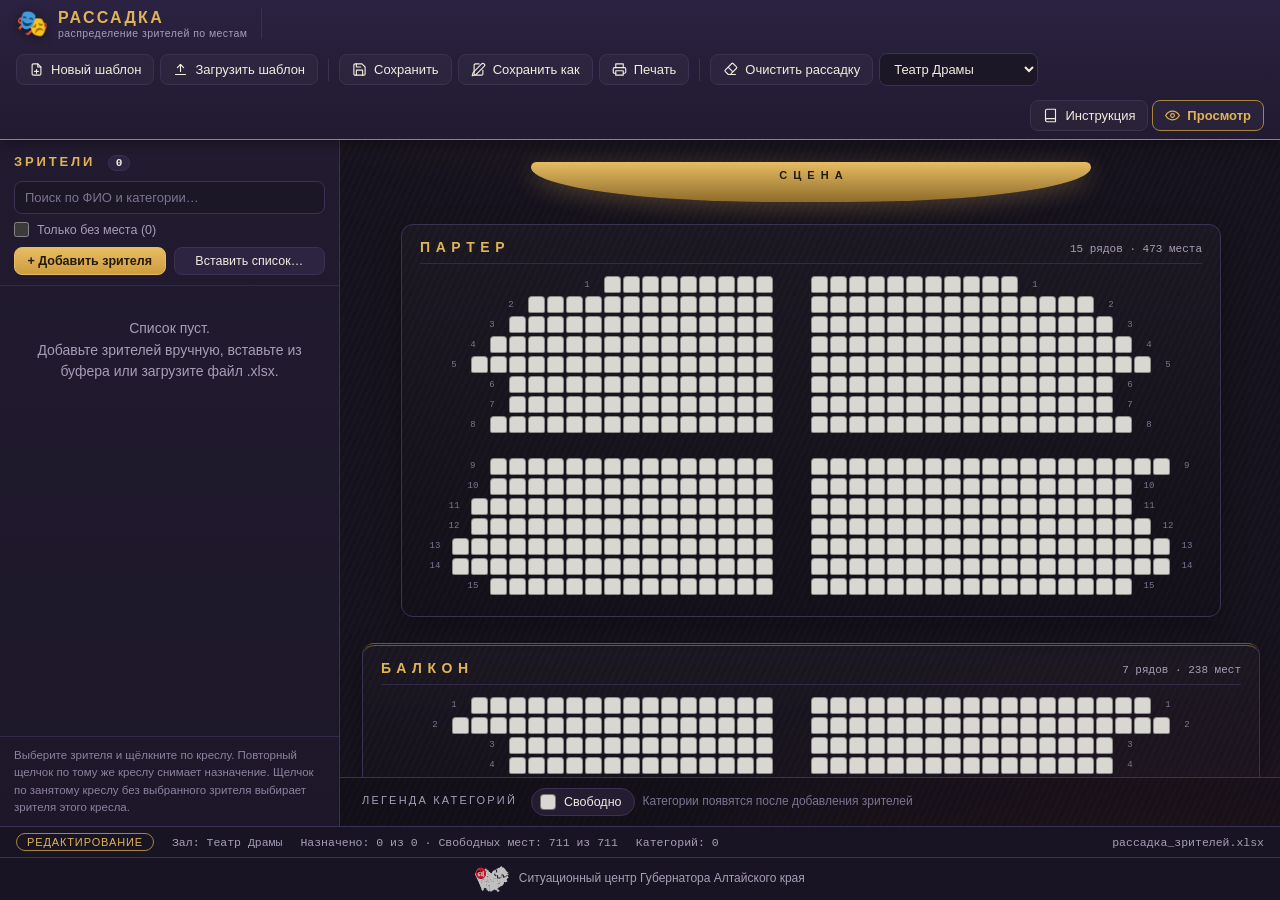
<file: index.html>
<!DOCTYPE html>
<html lang="ru">
<head>
<meta charset="utf-8">
<meta name="viewport" content="width=device-width, initial-scale=1">
<meta name="color-scheme" content="dark">
<link rel="icon" href="data:image/svg+xml,<svg xmlns=%22http://www.w3.org/2000/svg%22 viewBox=%220 0 100 100%22><text y=%22.9em%22 font-size=%2290%22>🎭</text></svg>">
<title>Рассадка зрителей</title>
<link rel="stylesheet" href="style.css">
</head>
<body class="mode-edit">

<!-- ================= Сервисное меню ================= -->
<header id="toolbar">
  <div class="brand">
    <span class="brand-mark">🎭</span>
    <div class="brand-text">
      <strong>Рассадка</strong>
      <small>распределение зрителей по местам</small>
    </div>
  </div>

  <nav class="tb-group">
    <button type="button" id="btnNew" class="tb" title="Очистить список зрителей и все назначенные места">
      <svg viewBox="0 0 24 24"><path d="M14 3H7a2 2 0 0 0-2 2v14a2 2 0 0 0 2 2h10a2 2 0 0 0 2-2V8l-5-5z"/><path d="M14 3v5h5"/><path d="M12 12v6M9 15h6"/></svg>
      <span>Новый шаблон</span>
    </button>

    <button type="button" id="btnLoad" class="tb" title="Загрузить список зрителей из файла .xlsx (заменяет текущий список)">
      <svg viewBox="0 0 24 24"><path d="M12 15V4"/><path d="M7 9l5-5 5 5"/><path d="M4 20h16"/></svg>
      <span>Загрузить шаблон</span>
    </button>

    <span class="tb-sep"></span>

    <button type="button" id="btnSave" class="tb" title="Сохранить в открытый файл или скачать .xlsx">
      <svg viewBox="0 0 24 24"><path d="M19 21H5a2 2 0 0 1-2-2V5a2 2 0 0 1 2-2h11l5 5v11a2 2 0 0 1-2 2z"/><path d="M17 21v-8H7v8"/><path d="M7 3v5h7"/></svg>
      <span>Сохранить</span>
    </button>

    <button type="button" id="btnSaveAs" class="tb" title="Сохранить в новый файл .xlsx">
      <svg viewBox="0 0 24 24"><path d="M13 3H7a2 2 0 0 0-2 2v14a2 2 0 0 0 2 2h10a2 2 0 0 0 2-2v-6"/><path d="M17 3a2.8 2.8 0 1 1 4 4L7.5 20.5 2 22l1.5-5.5z"/></svg>
      <span>Сохранить как</span>
    </button>

    <button type="button" id="btnPrint" class="tb" title="Печать плана зала и легенды (A3, альбомная)">
      <svg viewBox="0 0 24 24"><path d="M6 9V3h12v6"/><path d="M6 18H4a2 2 0 0 1-2-2v-5a2 2 0 0 1 2-2h16a2 2 0 0 1 2 2v5a2 2 0 0 1-2 2h-2"/><path d="M6 14h12v7H6z"/></svg>
      <span>Печать</span>
    </button>

    <span class="tb-sep"></span>

    <button type="button" id="btnClearSeats" class="tb" title="Освободить все места, сохранив список зрителей">
      <svg viewBox="0 0 24 24"><path d="M20 20H8.5l-5-5a1.5 1.5 0 0 1 0-2.1L14 2.4a1.5 1.5 0 0 1 2.1 0l5.5 5.5a1.5 1.5 0 0 1 0 2.1L13 18.6"/><path d="M8.5 8.5l7 7"/></svg>
      <span>Очистить рассадку</span>
    </button>

    <select id="hallSelect" class="hall-select" title="Выбор зала"></select>
  </nav>

  <div class="tb-right">
    <button type="button" id="btnHelp" class="tb" title="Открыть инструкцию">
      <svg viewBox="0 0 24 24"><path d="M4 19.5A2.5 2.5 0 0 1 6.5 17H20"/><path d="M6.5 2H20v20H6.5A2.5 2.5 0 0 1 4 19.5v-15A2.5 2.5 0 0 1 6.5 2z"/></svg>
      <span>Инструкция</span>
    </button>
    <button type="button" id="btnMode" class="tb mode-btn" title="Переключить режим">
      <svg class="ic-pen" viewBox="0 0 24 24"><path d="M12 20h9"/><path d="M16.5 3.5a2.1 2.1 0 0 1 3 3L7 19l-4 1 1-4z"/></svg>
      <svg class="ic-eye" viewBox="0 0 24 24"><path d="M1 12s4-7 11-7 11 7 11 7-4 7-11 7S1 12 1 12z"/><circle cx="12" cy="12" r="3"/></svg>
      <span id="modeLabel">Просмотр</span>
    </button>
  </div>
</header>

<!-- ================= Основная область ================= -->
<div id="app">

  <!-- Левая панель: список зрителей (только в режиме редактирования) -->
  <aside id="sidebar">
    <div class="side-head">
      <h2>Зрители <span id="listCount" class="count-badge">0</span></h2>
      <input id="search" type="search" placeholder="Поиск по ФИО и категории…" autocomplete="off">
      <label class="filter-unassigned">
        <input type="checkbox" id="onlyUnassigned">
        <span>Только без места (<span id="unassignedCount">0</span>)</span>
      </label>
      <div class="side-actions">
        <button type="button" id="btnAdd" class="btn primary small">+ Добавить зрителя</button>
        <button type="button" id="btnPaste" class="btn small" title="Вставить несколько зрителей построчно из буфера или текста">Вставить список…</button>
      </div>
    </div>
    <ul id="specList"></ul>
    <div class="side-hint">
      Выберите зрителя и щёлкните по креслу. Повторный щелчок по тому же креслу снимает назначение.
      Щелчок по занятому креслу без выбранного зрителя выбирает зрителя этого кресла.
    </div>
  </aside>

  <!-- Центр: план зала -->
  <main id="planWrap">
    <div id="printHead">
      <strong>План рассадки зрителей</strong>
      <span id="printDate"></span>
    </div>

    <div id="planScroll">
      <div id="plan" style="--seat:18px"></div>
    </div>

    <div id="legend">
      <span class="legend-title">Легенда категорий</span>
      <div id="legendChips"></div>
    </div>
  </main>
</div>

<!-- ================= Статус-бар ================= -->
<footer id="statusbar">
  <span id="stMode" class="st-chip">Редактирование</span>
  <span id="stHall" class="mono"></span>
  <span id="stAssigned" class="mono"></span>
  <span id="stCats" class="mono"></span>
  <span class="st-spacer"></span>
  <span id="stFile" class="mono"></span>
</footer>
<footer id="creditFooter">
  <img src="logo.png" alt="Логотип Ситуационного центра" class="credit-logo">
  <span class="credit-text">Ситуационный центр Губернатора Алтайского края</span>
</footer>
<!-- Плавающая подсказка и уведомления -->
<div id="tooltip" role="tooltip"></div>
<div id="toasts" aria-live="polite"></div>

<!-- Скрытый ввод файла -->
<input type="file" id="fileInput" accept=".xlsx,.xls" hidden>

<!-- Библиотека SheetJS (локально) и логика приложения -->
<script src="vendor/xlsx.full.min.js"></script>
<script src="app.js"></script>
</body>
</html>
</file>
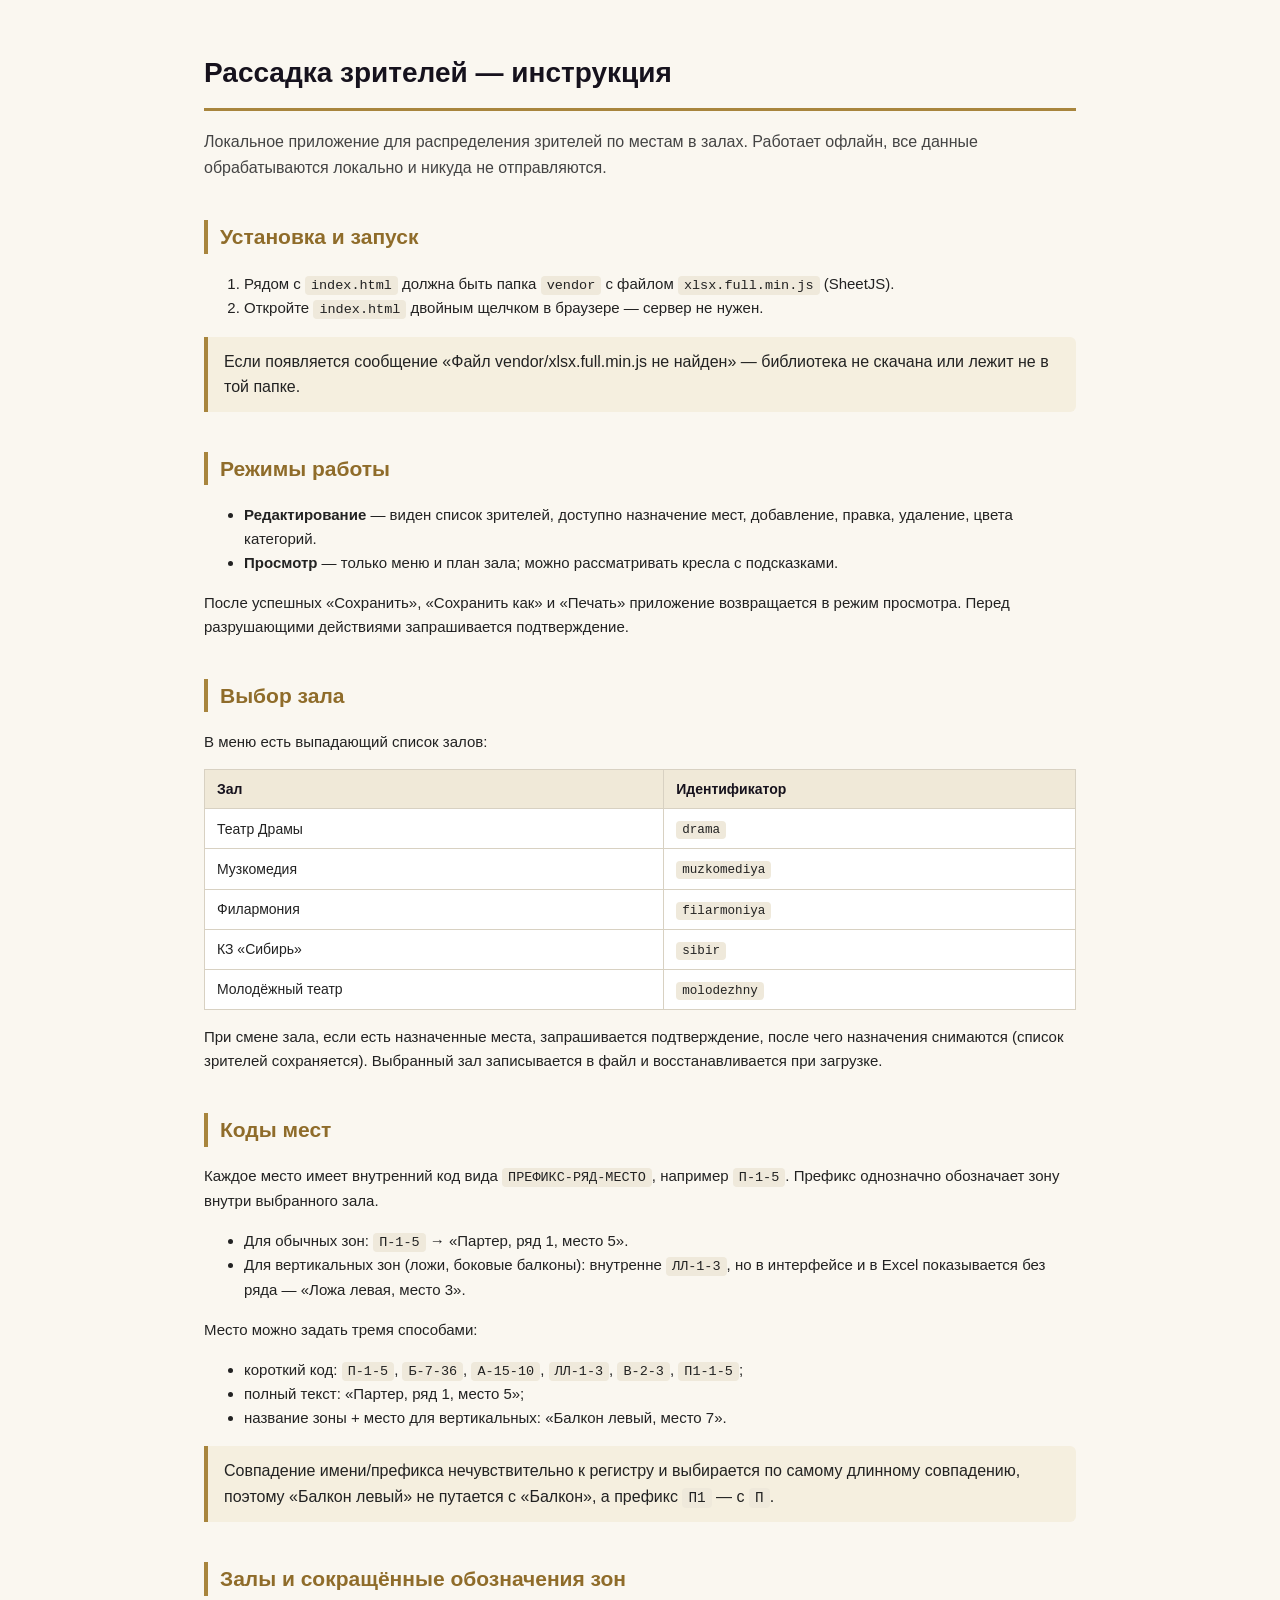
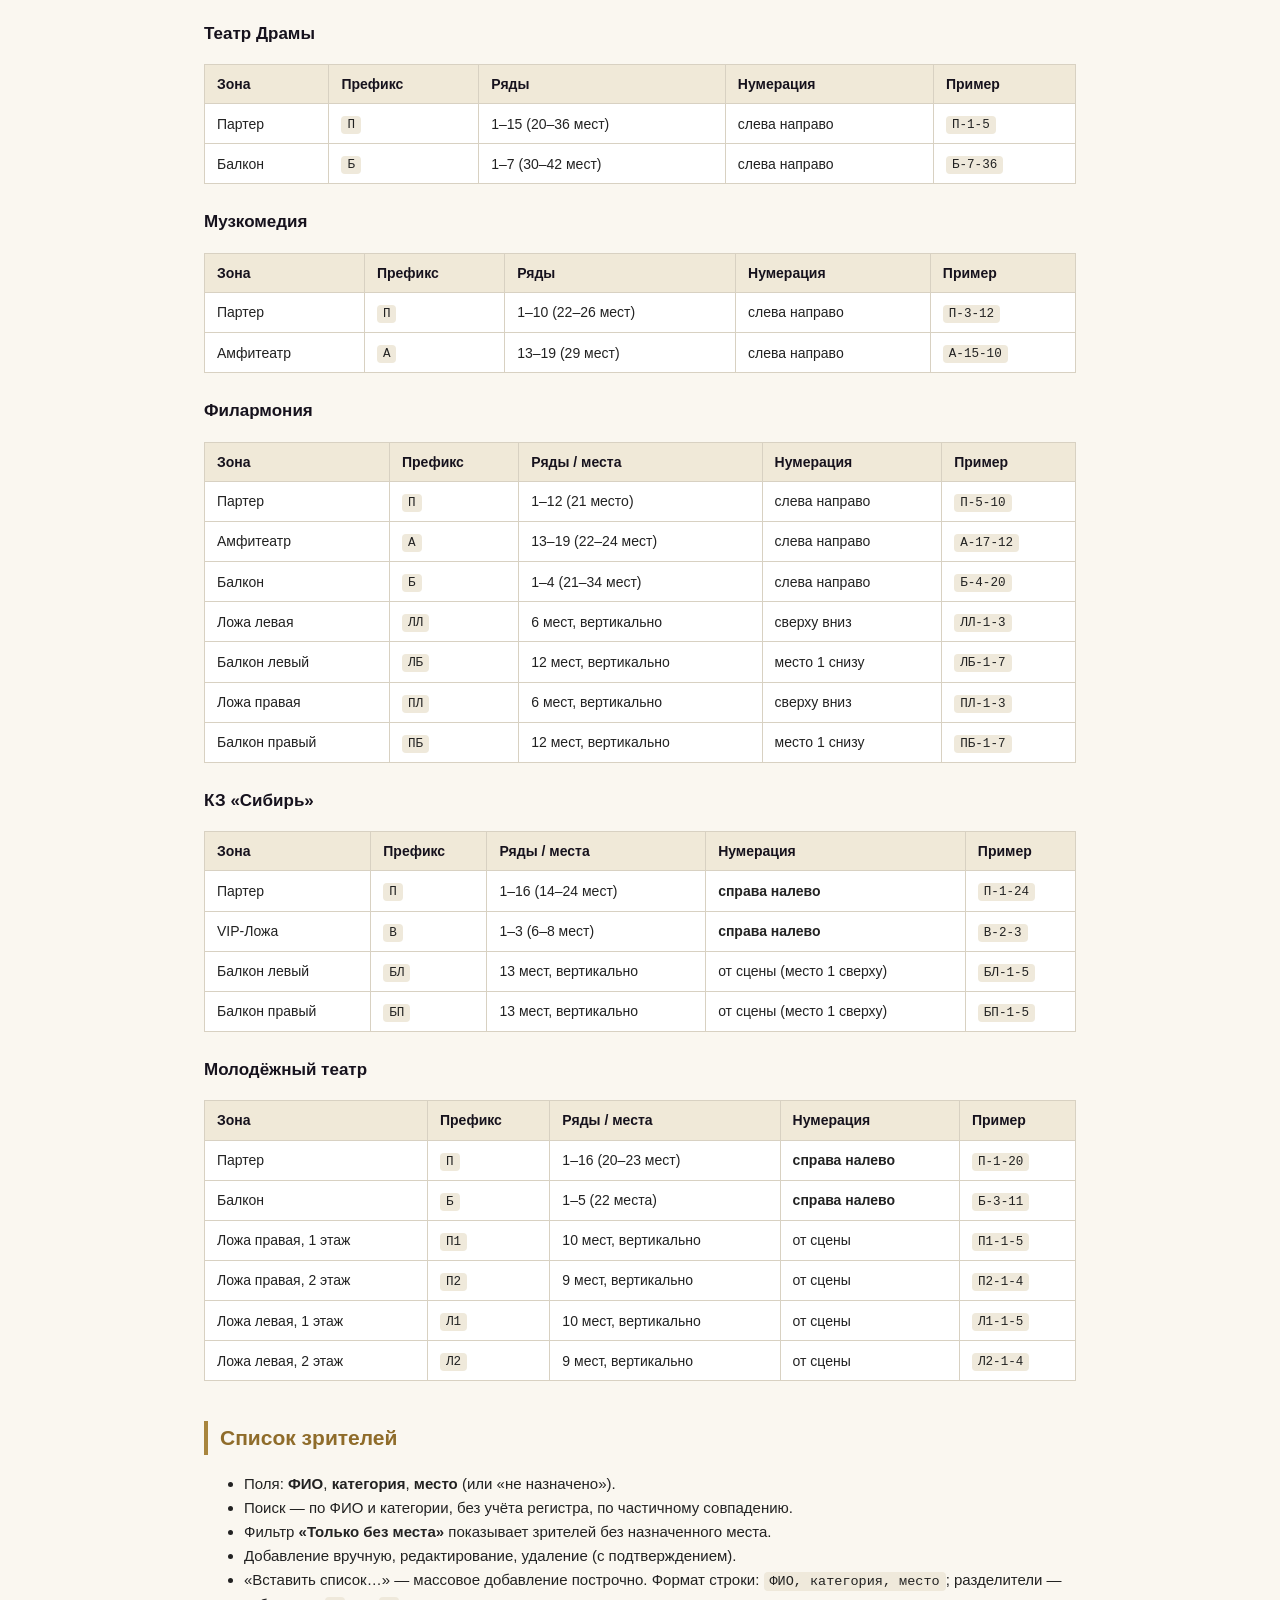
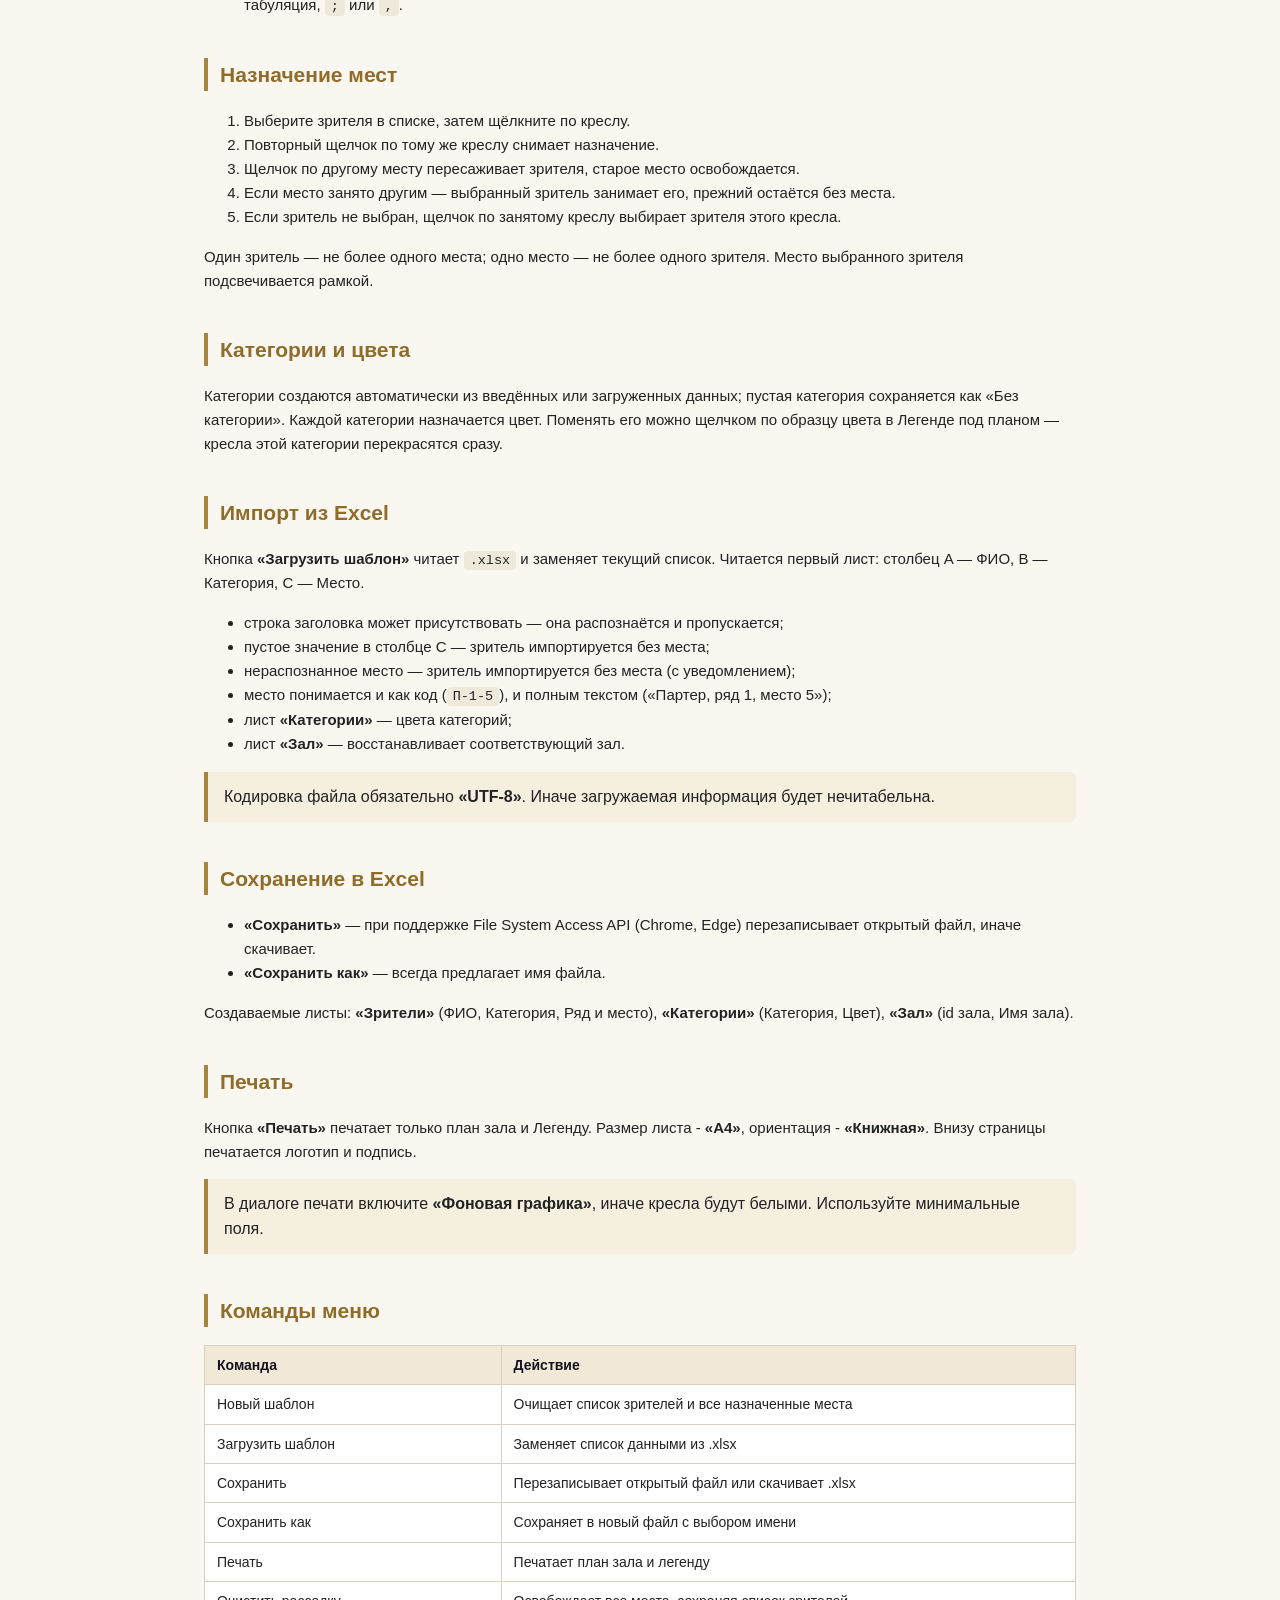
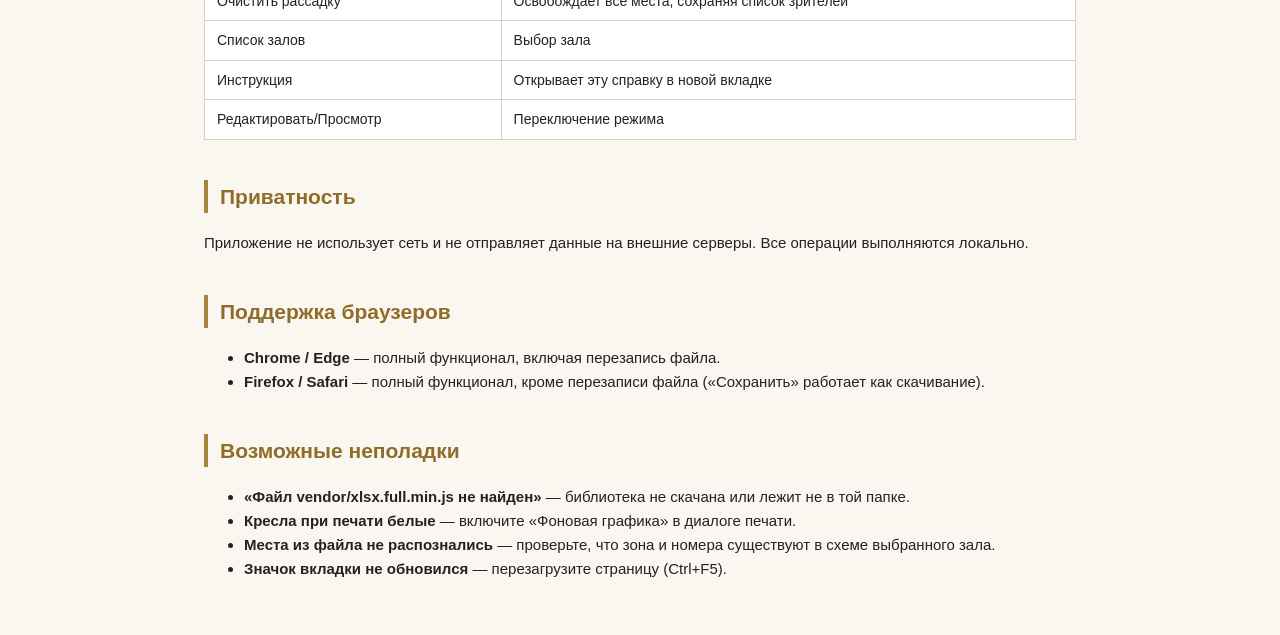
<file: help.html>
<!DOCTYPE html>
<html lang="ru">
<head>
<meta charset="utf-8">
<meta name="viewport" content="width=device-width, initial-scale=1">
<title>Инструкция — Рассадка зрителей</title>
<style>
  :root { --gold:#a8853d; --ink:#16121d; --accent:#8f6c2a; }
  * { box-sizing: border-box; }
  body {
    font-family: "Segoe UI", "PT Sans", "Helvetica Neue", Arial, sans-serif;
    color:#222; background:#faf7f0; line-height:1.6; margin:0;
  }
  .container { max-width: 920px; margin:0 auto; padding:32px 24px 64px; }
  h1 { color:var(--ink); border-bottom:3px solid var(--gold); padding-bottom:12px; font-size:28px; }
  h2 { color:var(--accent); margin-top:40px; border-left:4px solid var(--gold); padding-left:12px; font-size:21px; }
  h3 { color:var(--ink); margin-top:24px; font-size:17px; }
  p, li { font-size:15px; }
  table { border-collapse:collapse; width:100%; margin:14px 0; background:#fff; }
  th, td { border:1px solid #d8d1c2; padding:8px 12px; text-align:left; font-size:14px; }
  th { background:#f0e9d8; color:var(--ink); }
  code { background:#efe9db; padding:2px 6px; border-radius:4px; font-family:Consolas,Menlo,monospace; font-size:0.9em; }
  pre { background:#f2ecdd; border:1px solid #ddd4c0; border-radius:8px; padding:12px 14px; overflow:auto; font-size:13px; }
  .hint { background:#f5efdf; border-left:4px solid var(--gold); padding:12px 16px; margin:14px 0; border-radius:0 6px 6px 0; }
  .lead { font-size:16px; color:#444; }
  a { color:var(--accent); }
</style>
</head>
<body>
<div class="container">

  <h1>Рассадка зрителей — инструкция</h1>
  <p class="lead">Локальное приложение для распределения зрителей по местам в залах.
  Работает офлайн, все данные обрабатываются локально и никуда не отправляются.</p>

  <h2>Установка и запуск</h2>
  <ol>
    <li>Рядом с <code>index.html</code> должна быть папка <code>vendor</code> с файлом
        <code>xlsx.full.min.js</code> (SheetJS).</li>
    <li>Откройте <code>index.html</code> двойным щелчком в браузере — сервер не нужен.</li>
  </ol>
  <div class="hint">Если появляется сообщение «Файл vendor/xlsx.full.min.js не найден» —
  библиотека не скачана или лежит не в той папке.</div>

  <h2>Режимы работы</h2>
  <ul>
    <li><b>Редактирование</b> — виден список зрителей, доступно назначение мест, добавление, правка, удаление, цвета категорий.</li>
    <li><b>Просмотр</b> — только меню и план зала; можно рассматривать кресла с подсказками.</li>
  </ul>
  <p>После успешных «Сохранить», «Сохранить как» и «Печать» приложение возвращается в режим просмотра.
  Перед разрушающими действиями запрашивается подтверждение.</p>

  <h2>Выбор зала</h2>
  <p>В меню есть выпадающий список залов:</p>
  <table>
    <tr><th>Зал</th><th>Идентификатор</th></tr>
    <tr><td>Театр Драмы</td><td><code>drama</code></td></tr>
    <tr><td>Музкомедия</td><td><code>muzkomediya</code></td></tr>
    <tr><td>Филармония</td><td><code>filarmoniya</code></td></tr>
    <tr><td>КЗ «Сибирь»</td><td><code>sibir</code></td></tr>
    <tr><td>Молодёжный театр</td><td><code>molodezhny</code></td></tr>
  </table>
  <p>При смене зала, если есть назначенные места, запрашивается подтверждение, после чего назначения снимаются
  (список зрителей сохраняется). Выбранный зал записывается в файл и восстанавливается при загрузке.</p>

  <h2>Коды мест</h2>
  <p>Каждое место имеет внутренний код вида <code>ПРЕФИКС-РЯД-МЕСТО</code>, например <code>П-1-5</code>.
  Префикс однозначно обозначает зону внутри выбранного зала.</p>
  <ul>
    <li>Для обычных зон: <code>П-1-5</code> → «Партер, ряд 1, место 5».</li>
    <li>Для вертикальных зон (ложи, боковые балконы): внутренне <code>ЛЛ-1-3</code>,
        но в интерфейсе и в Excel показывается без ряда — «Ложа левая, место 3».</li>
  </ul>
  <p>Место можно задать тремя способами:</p>
  <ul>
    <li>короткий код: <code>П-1-5</code>, <code>Б-7-36</code>, <code>А-15-10</code>, <code>ЛЛ-1-3</code>, <code>В-2-3</code>, <code>П1-1-5</code>;</li>
    <li>полный текст: «Партер, ряд 1, место 5»;</li>
    <li>название зоны + место для вертикальных: «Балкон левый, место 7».</li>
  </ul>
  <div class="hint">Совпадение имени/префикса нечувствительно к регистру и выбирается по самому длинному
  совпадению, поэтому «Балкон левый» не путается с «Балкон», а префикс <code>П1</code> — с <code>П</code>.</div>

  <h2>Залы и сокращённые обозначения зон</h2>

  <h3>Театр Драмы</h3>
  <table>
    <tr><th>Зона</th><th>Префикс</th><th>Ряды</th><th>Нумерация</th><th>Пример</th></tr>
    <tr><td>Партер</td><td><code>П</code></td><td>1–15 (20–36 мест)</td><td>слева направо</td><td><code>П-1-5</code></td></tr>
    <tr><td>Балкон</td><td><code>Б</code></td><td>1–7 (30–42 мест)</td><td>слева направо</td><td><code>Б-7-36</code></td></tr>
  </table>

  <h3>Музкомедия</h3>
  <table>
    <tr><th>Зона</th><th>Префикс</th><th>Ряды</th><th>Нумерация</th><th>Пример</th></tr>
    <tr><td>Партер</td><td><code>П</code></td><td>1–10 (22–26 мест)</td><td>слева направо</td><td><code>П-3-12</code></td></tr>
    <tr><td>Амфитеатр</td><td><code>А</code></td><td>13–19 (29 мест)</td><td>слева направо</td><td><code>А-15-10</code></td></tr>
  </table>

  <h3>Филармония</h3>
  <table>
    <tr><th>Зона</th><th>Префикс</th><th>Ряды / места</th><th>Нумерация</th><th>Пример</th></tr>
    <tr><td>Партер</td><td><code>П</code></td><td>1–12 (21 место)</td><td>слева направо</td><td><code>П-5-10</code></td></tr>
    <tr><td>Амфитеатр</td><td><code>А</code></td><td>13–19 (22–24 мест)</td><td>слева направо</td><td><code>А-17-12</code></td></tr>
    <tr><td>Балкон</td><td><code>Б</code></td><td>1–4 (21–34 мест)</td><td>слева направо</td><td><code>Б-4-20</code></td></tr>
    <tr><td>Ложа левая</td><td><code>ЛЛ</code></td><td>6 мест, вертикально</td><td>сверху вниз</td><td><code>ЛЛ-1-3</code></td></tr>
    <tr><td>Балкон левый</td><td><code>ЛБ</code></td><td>12 мест, вертикально</td><td>место 1 снизу</td><td><code>ЛБ-1-7</code></td></tr>
    <tr><td>Ложа правая</td><td><code>ПЛ</code></td><td>6 мест, вертикально</td><td>сверху вниз</td><td><code>ПЛ-1-3</code></td></tr>
    <tr><td>Балкон правый</td><td><code>ПБ</code></td><td>12 мест, вертикально</td><td>место 1 снизу</td><td><code>ПБ-1-7</code></td></tr>
  </table>

  <h3>КЗ «Сибирь»</h3>
  <table>
    <tr><th>Зона</th><th>Префикс</th><th>Ряды / места</th><th>Нумерация</th><th>Пример</th></tr>
    <tr><td>Партер</td><td><code>П</code></td><td>1–16 (14–24 мест)</td><td><b>справа налево</b></td><td><code>П-1-24</code></td></tr>
    <tr><td>VIP-Ложа</td><td><code>В</code></td><td>1–3 (6–8 мест)</td><td><b>справа налево</b></td><td><code>В-2-3</code></td></tr>
    <tr><td>Балкон левый</td><td><code>БЛ</code></td><td>13 мест, вертикально</td><td>от сцены (место 1 сверху)</td><td><code>БЛ-1-5</code></td></tr>
    <tr><td>Балкон правый</td><td><code>БП</code></td><td>13 мест, вертикально</td><td>от сцены (место 1 сверху)</td><td><code>БП-1-5</code></td></tr>
  </table>

  <h3>Молодёжный театр</h3>
  <table>
    <tr><th>Зона</th><th>Префикс</th><th>Ряды / места</th><th>Нумерация</th><th>Пример</th></tr>
    <tr><td>Партер</td><td><code>П</code></td><td>1–16 (20–23 мест)</td><td><b>справа налево</b></td><td><code>П-1-20</code></td></tr>
    <tr><td>Балкон</td><td><code>Б</code></td><td>1–5 (22 места)</td><td><b>справа налево</b></td><td><code>Б-3-11</code></td></tr>
    <tr><td>Ложа правая, 1 этаж</td><td><code>П1</code></td><td>10 мест, вертикально</td><td>от сцены</td><td><code>П1-1-5</code></td></tr>
    <tr><td>Ложа правая, 2 этаж</td><td><code>П2</code></td><td>9 мест, вертикально</td><td>от сцены</td><td><code>П2-1-4</code></td></tr>
    <tr><td>Ложа левая, 1 этаж</td><td><code>Л1</code></td><td>10 мест, вертикально</td><td>от сцены</td><td><code>Л1-1-5</code></td></tr>
    <tr><td>Ложа левая, 2 этаж</td><td><code>Л2</code></td><td>9 мест, вертикально</td><td>от сцены</td><td><code>Л2-1-4</code></td></tr>
  </table>

  <h2>Список зрителей</h2>
  <ul>
    <li>Поля: <b>ФИО</b>, <b>категория</b>, <b>место</b> (или «не назначено»).</li>
    <li>Поиск — по ФИО и категории, без учёта регистра, по частичному совпадению.</li>
    <li>Фильтр <b>«Только без места»</b> показывает зрителей без назначенного места.</li>
    <li>Добавление вручную, редактирование, удаление (с подтверждением).</li>
    <li>«Вставить список…» — массовое добавление построчно. Формат строки:
        <code>ФИО, категория, место</code>; разделители — табуляция, <code>;</code> или <code>,</code>.</li>
  </ul>

  <h2>Назначение мест</h2>
  <ol>
    <li>Выберите зрителя в списке, затем щёлкните по креслу.</li>
    <li>Повторный щелчок по тому же креслу снимает назначение.</li>
    <li>Щелчок по другому месту пересаживает зрителя, старое место освобождается.</li>
    <li>Если место занято другим — выбранный зритель занимает его, прежний остаётся без места.</li>
    <li>Если зритель не выбран, щелчок по занятому креслу выбирает зрителя этого кресла.</li>
  </ol>
  <p>Один зритель — не более одного места; одно место — не более одного зрителя.
  Место выбранного зрителя подсвечивается рамкой.</p>

  <h2>Категории и цвета</h2>
  <p>Категории создаются автоматически из введённых или загруженных данных; пустая категория сохраняется как
  «Без категории». Каждой категории назначается цвет. Поменять его можно щелчком по образцу цвета в Легенде
  под планом — кресла этой категории перекрасятся сразу.</p>

  <h2>Импорт из Excel</h2>
  <p>Кнопка <b>«Загрузить шаблон»</b> читает <code>.xlsx</code> и заменяет текущий список.
  Читается первый лист: столбец A — ФИО, B — Категория, C — Место.</p>
  <ul>
    <li>строка заголовка может присутствовать — она распознаётся и пропускается;</li>
    <li>пустое значение в столбце C — зритель импортируется без места;</li>
    <li>нераспознанное место — зритель импортируется без места (с уведомлением);</li>
    <li>место понимается и как код (<code>П-1-5</code>), и полным текстом («Партер, ряд 1, место 5»);</li>
    <li>лист <b>«Категории»</b> — цвета категорий;</li>
    <li>лист <b>«Зал»</b> — восстанавливает соответствующий зал.</li>
  </ul>
  <div class="hint">Кодировка файла обязательно <b>«UTF-8»</b>. Иначе загружаемая информация будет нечитабельна.</div>

  <h2>Сохранение в Excel</h2>
  <ul>
    <li><b>«Сохранить»</b> — при поддержке File System Access API (Chrome, Edge) перезаписывает открытый файл, иначе скачивает.</li>
    <li><b>«Сохранить как»</b> — всегда предлагает имя файла.</li>
  </ul>
  <p>Создаваемые листы: <b>«Зрители»</b> (ФИО, Категория, Ряд и место), <b>«Категории»</b> (Категория, Цвет),
  <b>«Зал»</b> (id зала, Имя зала).</p>

  <h2>Печать</h2>
  <p>Кнопка <b>«Печать»</b> печатает только план зала и Легенду. Размер листа - <b>«А4»</b>, ориентация - <b>«Книжная»</b>. Внизу страницы печатается логотип и подпись.</p>
  <div class="hint">В диалоге печати включите <b>«Фоновая графика»</b>, иначе кресла будут белыми. Используйте минимальные поля.</div>

  <h2>Команды меню</h2>
  <table>
    <tr><th>Команда</th><th>Действие</th></tr>
    <tr><td>Новый шаблон</td><td>Очищает список зрителей и все назначенные места</td></tr>
    <tr><td>Загрузить шаблон</td><td>Заменяет список данными из .xlsx</td></tr>
    <tr><td>Сохранить</td><td>Перезаписывает открытый файл или скачивает .xlsx</td></tr>
    <tr><td>Сохранить как</td><td>Сохраняет в новый файл с выбором имени</td></tr>
    <tr><td>Печать</td><td>Печатает план зала и легенду</td></tr>
    <tr><td>Очистить рассадку</td><td>Освобождает все места, сохраняя список зрителей</td></tr>
    <tr><td>Список залов</td><td>Выбор зала</td></tr>
    <tr><td>Инструкция</td><td>Открывает эту справку в новой вкладке</td></tr>
    <tr><td>Редактировать/Просмотр</td><td>Переключение режима</td></tr>
  </table>

  <h2>Приватность</h2>
  <p>Приложение не использует сеть и не отправляет данные на внешние серверы. Все операции выполняются локально.</p>

  <h2>Поддержка браузеров</h2>
  <ul>
    <li><b>Chrome / Edge</b> — полный функционал, включая перезапись файла.</li>
    <li><b>Firefox / Safari</b> — полный функционал, кроме перезаписи файла («Сохранить» работает как скачивание).</li>
  </ul>

  <h2>Возможные неполадки</h2>
  <ul>
    <li><b>«Файл vendor/xlsx.full.min.js не найден»</b> — библиотека не скачана или лежит не в той папке.</li>
    <li><b>Кресла при печати белые</b> — включите «Фоновая графика» в диалоге печати.</li>
    <li><b>Места из файла не распознались</b> — проверьте, что зона и номера существуют в схеме выбранного зала.</li>
    <li><b>Значок вкладки не обновился</b> — перезагрузите страницу (Ctrl+F5).</li>
  </ul>

</div>
</body>
</html>
</file>
<file: style.css>
/* ============================================================
   «Рассадка» — оформление
   Тема: театральный зал — глубокие чернильные тона, латунь, бархат
   ============================================================ */

:root {
  --ink: #16121d;
  --ink2: #1c1726;
  --panel: #241d31;
  --panel2: #2c2440;
  --line: #3b3153;
  --line-soft: #322a47;
  --text: #f2ecdf;
  --muted: #a89db8;
  --gold: #e0b356;
  --gold-dim: #a8853d;
  --curtain: #a13a4a;
  --free-seat: #d9d7d2;
  --ok: #63b56f;
  --warn: #e0a63c;
  --err: #e05c5c;
  --mono: "Consolas", "Menlo", "Liberation Mono", "Courier New", monospace;
  --sans: "Segoe UI", "PT Sans", "Helvetica Neue", Arial, sans-serif;
}

* { box-sizing: border-box; }

html, body { height: 100%; }

body {
  margin: 0;
  font-family: var(--sans);
  font-size: 14px;
  color: var(--text);
  background:
    radial-gradient(1100px 480px at 50% -10%, rgba(224, 179, 86, 0.10), transparent 60%),
    radial-gradient(900px 620px at 88% 112%, rgba(161, 58, 74, 0.14), transparent 60%),
    repeating-linear-gradient(115deg, rgba(255, 255, 255, 0.014) 0 2px, transparent 2px 6px),
    var(--ink);
  display: flex;
  flex-direction: column;
  overflow: hidden;
}

button { font-family: inherit; }

:focus-visible {
  outline: 2px solid var(--gold);
  outline-offset: 2px;
}

/* Тонкие полосы прокрутки */
::-webkit-scrollbar { width: 10px; height: 10px; }
::-webkit-scrollbar-track { background: transparent; }
::-webkit-scrollbar-thumb {
  background: #453a60;
  border-radius: 6px;
  border: 2px solid var(--ink2);
}
::-webkit-scrollbar-thumb:hover { background: #57497a; }

/* ============================================================
   Сервисное меню
   ============================================================ */

#toolbar {
  display: flex;
  align-items: center;
  gap: 14px;
  flex-wrap: wrap;
  padding: 8px 16px;
  background: linear-gradient(180deg, #2a2240, #211a31);
  border-bottom: 1px solid var(--gold-dim);
  box-shadow: 0 2px 14px rgba(0, 0, 0, 0.45);
  z-index: 20;
}

.brand {
  display: flex;
  align-items: center;
  gap: 10px;
  padding-right: 14px;
  border-right: 1px solid var(--line);
}

.brand-mark {
  font-size: 26px;
  filter: drop-shadow(0 2px 4px rgba(0, 0, 0, 0.5));
}

.brand-text strong {
  display: block;
  font-size: 16px;
  letter-spacing: 0.14em;
  text-transform: uppercase;
  color: var(--gold);
}

.brand-text small {
  display: block;
  font-size: 10.5px;
  color: var(--muted);
  letter-spacing: 0.04em;
}

.tb-group {
  display: flex;
  align-items: center;
  gap: 6px;
  flex-wrap: wrap;
}

.tb-right { margin-left: auto; }

.tb {
  display: inline-flex;
  align-items: center;
  gap: 7px;
  padding: 7px 12px;
  font-size: 13px;
  color: var(--text);
  background: rgba(255, 255, 255, 0.03);
  border: 1px solid var(--line);
  border-radius: 8px;
  cursor: pointer;
  transition: border-color 0.15s, background 0.15s, transform 0.1s, box-shadow 0.15s;
}

.tb svg {
  width: 15px;
  height: 15px;
  fill: none;
  stroke: currentColor;
  stroke-width: 1.8;
  stroke-linecap: round;
  stroke-linejoin: round;
  flex: none;
}

.tb:hover {
  border-color: var(--gold-dim);
  background: rgba(224, 179, 86, 0.08);
  transform: translateY(-1px);
  box-shadow: 0 3px 10px rgba(0, 0, 0, 0.35);
}

.tb:active { transform: translateY(0); box-shadow: none; }

.tb-sep {
  width: 1px;
  height: 22px;
  background: var(--line);
  margin: 0 4px;
}

.hall-select {
  padding: 7px 10px;
  font-size: 13px;
  color: var(--text);
  background: var(--ink2);
  border: 1px solid var(--line);
  border-radius: 8px;
  cursor: pointer;
  max-width: 240px;
  transition: border-color 0.15s;
}
.hall-select:hover, .hall-select:focus {
  border-color: var(--gold-dim);
  outline: none;
}

/* Кнопка режима: в просмотре — призывная золотая, в редакторе — контурная */
.mode-btn {
  border-color: var(--gold-dim);
  color: var(--gold);
  font-weight: 600;
}
body.mode-view .mode-btn {
  background: linear-gradient(180deg, #e6bd63, #cf9c3f);
  color: #241a08;
  border-color: #e6bd63;
}
body.mode-view .mode-btn:hover { box-shadow: 0 3px 14px rgba(224, 179, 86, 0.35); }
body.mode-view .ic-eye { display: none; }
body.mode-edit .ic-pen { display: none; }

/* ============================================================
   Каркас приложения
   ============================================================ */

#app {
  flex: 1;
  display: flex;
  min-height: 0;
}

/* ============================================================
   Левая панель: список зрителей
   ============================================================ */

#sidebar {
  width: 340px;
  flex: none;
  display: flex;
  flex-direction: column;
  min-height: 0;
  background: linear-gradient(180deg, #221b30, #1d1729);
  border-right: 1px solid var(--line);
}

body.mode-view #sidebar { display: none; }

.side-head {
  padding: 14px 14px 10px;
  border-bottom: 1px solid var(--line-soft);
}

.side-head h2 {
  margin: 0 0 10px;
  font-size: 13px;
  letter-spacing: 0.22em;
  text-transform: uppercase;
  color: var(--gold);
}

.count-badge {
  display: inline-block;
  min-width: 22px;
  padding: 1px 7px;
  margin-left: 6px;
  font-family: var(--mono);
  font-size: 11px;
  letter-spacing: 0;
  text-align: center;
  color: var(--text);
  background: var(--panel2);
  border: 1px solid var(--line);
  border-radius: 20px;
}

#search {
  width: 100%;
  padding: 8px 10px;
  font-size: 13px;
  color: var(--text);
  background: var(--ink2);
  border: 1px solid var(--line);
  border-radius: 8px;
}
#search::placeholder { color: #7d7391; }
#search:focus { border-color: var(--gold-dim); outline: none; }

.filter-unassigned {
  display: flex;
  align-items: center;
  gap: 8px;
  margin-top: 8px;
  font-size: 12.5px;
  color: var(--muted);
  cursor: pointer;
  user-select: none;
}
.filter-unassigned input[type="checkbox"] {
  width: 15px;
  height: 15px;
  margin: 0;
  accent-color: var(--gold);
  cursor: pointer;
}
.filter-unassigned:hover { color: var(--text); }

.side-actions {
  display: flex;
  gap: 8px;
  margin-top: 10px;
}

.btn {
  padding: 8px 14px;
  font-size: 13px;
  color: var(--text);
  background: var(--panel2);
  border: 1px solid var(--line);
  border-radius: 8px;
  cursor: pointer;
  transition: border-color 0.15s, background 0.15s, transform 0.1s;
}
.btn:hover { border-color: var(--gold-dim); transform: translateY(-1px); }
.btn:active { transform: translateY(0); }
.btn.small { padding: 6px 10px; font-size: 12.5px; flex: 1; }
.btn.primary {
  background: linear-gradient(180deg, #e6bd63, #cf9c3f);
  border-color: #e6bd63;
  color: #241a08;
  font-weight: 600;
}
.btn.primary:hover { box-shadow: 0 3px 12px rgba(224, 179, 86, 0.3); }
.btn.danger {
  background: linear-gradient(180deg, #c94f5e, #a13a4a);
  border-color: #c94f5e;
  color: #fff;
  font-weight: 600;
}

#specList {
  flex: 1;
  margin: 0;
  padding: 6px 8px;
  list-style: none;
  overflow-y: auto;
}

.spec {
  display: flex;
  align-items: center;
  gap: 10px;
  padding: 8px 10px;
  margin-bottom: 2px;
  border-left: 3px solid transparent;
  border-radius: 6px;
  cursor: pointer;
  transition: background 0.12s, border-color 0.12s, transform 0.12s;
}
.spec:hover { background: rgba(255, 255, 255, 0.04); transform: translateX(2px); }
.spec.selected {
  background: rgba(224, 179, 86, 0.10);
  border-left-color: var(--gold);
}

.spec .dot {
  width: 12px;
  height: 12px;
  flex: none;
  border-radius: 3px;
  border: 1px solid rgba(0, 0, 0, 0.4);
}

.spec-main {
  flex: 1;
  min-width: 0;
  display: flex;
  flex-direction: column;
}

.spec-name {
  font-size: 13.5px;
  white-space: nowrap;
  overflow: hidden;
  text-overflow: ellipsis;
}

.spec-meta {
  font-family: var(--mono);
  font-size: 11px;
  color: var(--muted);
  white-space: nowrap;
  overflow: hidden;
  text-overflow: ellipsis;
}
.spec-meta em { font-style: normal; color: #7d7391; }

.spec-tools { display: flex; gap: 2px; opacity: 0; transition: opacity 0.12s; }
.spec:hover .spec-tools, .spec.selected .spec-tools { opacity: 1; }

.ibtn {
  display: inline-flex;
  align-items: center;
  justify-content: center;
  width: 24px;
  height: 24px;
  padding: 0;
  color: var(--muted);
  background: transparent;
  border: none;
  border-radius: 6px;
  cursor: pointer;
}
.ibtn svg {
  width: 14px;
  height: 14px;
  fill: none;
  stroke: currentColor;
  stroke-width: 1.8;
  stroke-linecap: round;
  stroke-linejoin: round;
}
.ibtn:hover { background: rgba(255, 255, 255, 0.08); color: var(--text); }
.ibtn.del:hover { color: var(--err); }

#specList .empty {
  padding: 26px 16px;
  text-align: center;
  color: var(--muted);
  line-height: 1.55;
  cursor: default;
}

.side-hint {
  padding: 10px 14px;
  font-size: 11.5px;
  line-height: 1.5;
  color: #8d829f;
  border-top: 1px solid var(--line-soft);
}

/* ============================================================
   План зала
   ============================================================ */

#planWrap {
  flex: 1;
  display: flex;
  flex-direction: column;
  min-width: 0;
  min-height: 0;
}

#printHead { display: none; }

#planScroll {
  flex: 1;
  overflow: auto;
  padding: 20px 22px;
}

#plan {
  width: max-content;
  margin: 0 auto;
  display: flex;
  flex-direction: column;
  user-select: none;
}

/* Сцена */
.stage {
  width: min(560px, 92%);
  height: 40px;
  margin: 2px auto 22px;
  display: flex;
  align-items: flex-start;
  justify-content: center;
  padding-top: 7px;
  background: linear-gradient(180deg, #e6bd63, #8f6c2a);
  border-radius: 6px 6px 50% 50% / 6px 6px 100% 100%;
  box-shadow: 0 6px 22px rgba(224, 179, 86, 0.25);
}
.stage span {
  font-size: 11px;
  font-weight: 700;
  letter-spacing: 0.55em;
  text-indent: 0.55em;
  color: #241a08;
}

/* Зона */
.zone {
  wight: max-content;
  margin: 0 auto 26px;
  padding: 14px 18px 18px;
  background: linear-gradient(180deg, rgba(255, 255, 255, 0.025), rgba(0, 0, 0, 0.14));
  border: 1px solid var(--line);
  border-radius: 12px;
  box-shadow: 0 8px 26px rgba(0, 0, 0, 0.30);
  animation: zone-in 0.35s ease both;
}
@keyframes zone-in {
  from { opacity: 0; transform: translateY(10px); }
  to   { opacity: 1; transform: none; }
}

.zone-i1 { border-top: 3px double rgba(224, 179, 86, 0.45); }

.zone-head {
  display: flex;
  align-items: baseline;
  justify-content: space-between;
  gap: 20px;
  margin-bottom: 12px;
  padding-bottom: 8px;
  border-bottom: 1px solid var(--line-soft);
}
.zone-head h2 {
  margin: 0;
  font-size: 14px;
  font-weight: 700;
  letter-spacing: 0.4em;
  text-transform: uppercase;
  color: var(--gold);
}
.zone-sub {
  font-family: var(--mono);
  font-size: 11px;
  color: var(--muted);
}

.hall-row {
  display: flex;
  align-items: center;
  justify-content: center;
  gap: 2px;
  margin-bottom: 3px;
}
.hall-row.after-aisle { margin-bottom: calc(var(--seat) * 1.1 + 6px); }

.rownum {
  width: 30px;
  flex: none;
  text-align: center;
  font-family: var(--mono);
  font-size: clamp(9px, calc(var(--seat) * 0.5), 13px);
  color: #7d7391;
}

/* Кресло */
.seat {
  width: var(--seat);
  height: var(--seat);
  flex: none;
  padding: 0;
  border: 1px solid rgba(0, 0, 0, 0.35);
  border-radius: 4px 4px 2px 2px;
  background: var(--free-seat);
  cursor: pointer;
  transition: transform 0.12s, box-shadow 0.12s;
}
.seat.free:hover {
  transform: scale(1.28);
  box-shadow: 0 2px 10px rgba(0, 0, 0, 0.5);
  z-index: 3;
  position: relative;
}
.seat.occ { box-shadow: inset 0 -3px rgba(0, 0, 0, 0.22); }
.seat.occ:hover {
  transform: scale(1.22);
  box-shadow: inset 0 -3px rgba(0, 0, 0, 0.22), 0 2px 10px rgba(0, 0, 0, 0.5);
  z-index: 3;
  position: relative;
}

/* Подсветка места выбранного зрителя */
.seat.sel-ring {
  box-shadow: 0 0 0 2px var(--ink), 0 0 0 5px var(--gold);
  transform: scale(1.06);
  z-index: 2;
  position: relative;
}

/* Проход в ряду */
.aisle-gap {
  width: calc(var(--seat) * 2);
  flex: none;
}

/* ============================================================
   Легенда
   ============================================================ */

#legend {
  display: flex;
  align-items: flex-start;
  gap: 14px;
  flex-wrap: wrap;
  padding: 10px 22px;
  border-top: 1px solid var(--line);
  background: rgba(0, 0, 0, 0.18);
}

.legend-title {
  font-size: 11px;
  letter-spacing: 0.2em;
  text-transform: uppercase;
  color: var(--muted);
  padding-top: 6px;
}

#legendChips {
  display: flex;
  flex-wrap: wrap;
  gap: 8px;
  flex: 1;
}

.chip {
  position: relative;
  display: inline-flex;
  align-items: center;
  gap: 8px;
  padding: 5px 12px 5px 8px;
  background: var(--panel);
  border: 1px solid var(--line);
  border-radius: 20px;
  cursor: pointer;
  transition: border-color 0.15s, transform 0.12s, box-shadow 0.15s;
}
.chip:hover { border-color: var(--gold-dim); transform: translateY(-1px); }
.chip.readonly { cursor: default; }
.chip.readonly:hover { border-color: var(--line); transform: none; }
.chip-static { cursor: default; }
.chip-static:hover { border-color: var(--line); transform: none; }

.chip .sw {
  width: 16px;
  height: 16px;
  flex: none;
  border-radius: 4px;
  border: 1px solid rgba(0, 0, 0, 0.45);
}

/* color-input невидим поверх образца цвета */
.chip input[type="color"] {
  position: absolute;
  left: 8px;
  top: 5px;
  width: 16px;
  height: 16px;
  padding: 0;
  border: none;
  opacity: 0;
  cursor: pointer;
}
.chip input[type="color"]:disabled { cursor: default; }
.chip input[type="color"]:focus-visible + .chip-name { outline: 2px solid var(--gold); }

.chip-name { font-size: 12.5px; }

.chip-count {
  font-family: var(--mono);
  font-size: 10.5px;
  color: var(--muted);
  background: rgba(255, 255, 255, 0.06);
  padding: 1px 7px;
  border-radius: 10px;
}

.legend-empty {
  font-size: 12px;
  color: #7d7391;
  padding-top: 6px;
}

/* ============================================================
   Статус-бар
   ============================================================ */

#statusbar {
  display: flex;
  align-items: center;
  gap: 18px;
  padding: 6px 16px;
  font-size: 12px;
  color: var(--muted);
  background: #191423;
  border-top: 1px solid var(--line);
}

.st-chip {
  padding: 2px 10px;
  font-size: 11px;
  letter-spacing: 0.08em;
  text-transform: uppercase;
  color: var(--gold);
  border: 1px solid var(--gold-dim);
  border-radius: 12px;
}
body.mode-view .st-chip { color: var(--muted); border-color: var(--line); }

.mono { font-family: var(--mono); font-size: 11.5px; }
.st-spacer { flex: 1; }
#stFile.unsaved { color: var(--warn); }

/* ============================================================
   Подсказка
   ============================================================ */

#tooltip {
  position: fixed;
  left: -9999px;
  top: -9999px;
  max-width: 280px;
  padding: 8px 12px;
  background: #14101c;
  border: 1px solid var(--line);
  border-left: 3px solid var(--gold);
  border-radius: 8px;
  box-shadow: 0 8px 24px rgba(0, 0, 0, 0.55);
  pointer-events: none;
  opacity: 0;
  transition: opacity 0.1s;
  z-index: 90;
}
#tooltip.show { opacity: 1; }

.tt-name { font-weight: 700; font-size: 13px; }
.tt-cat {
  display: flex;
  align-items: center;
  gap: 6px;
  font-size: 12px;
  color: var(--muted);
  margin-top: 3px;
}
.tt-cat i {
  width: 10px;
  height: 10px;
  border-radius: 3px;
  border: 1px solid rgba(0, 0, 0, 0.4);
}
.tt-place {
  font-family: var(--mono);
  font-size: 11px;
  color: var(--gold);
  margin-top: 5px;
}
.tt-free { font-size: 12.5px; color: var(--muted); font-style: italic; }

/* ============================================================
   Модальные окна
   ============================================================ */

.modal-backdrop {
  position: fixed;
  inset: 0;
  background: rgba(10, 8, 15, 0.66);
  display: flex;
  align-items: center;
  justify-content: center;
  padding: 20px;
  z-index: 100;
  opacity: 0;
  transition: opacity 0.15s;
}
.modal-backdrop.in { opacity: 1; }

.modal {
  width: 100%;
  background: linear-gradient(180deg, var(--panel2), var(--panel));
  border: 1px solid var(--line);
  border-radius: 12px;
  box-shadow: 0 20px 60px rgba(0, 0, 0, 0.6);
  transform: translateY(8px) scale(0.98);
  transition: transform 0.15s;
}
.modal-backdrop.in .modal { transform: none; }

.modal-head {
  display: flex;
  align-items: center;
  justify-content: space-between;
  padding: 14px 18px;
  border-bottom: 1px solid var(--line-soft);
}
.modal-head h3 {
  margin: 0;
  font-size: 14px;
  letter-spacing: 0.12em;
  text-transform: uppercase;
  color: var(--gold);
}
.modal-x { font-size: 13px; width: 26px; height: 26px; }

.modal-body { padding: 16px 18px; }
.modal-foot {
  display: flex;
  justify-content: flex-end;
  gap: 10px;
  padding: 12px 18px 16px;
}
.modal-foot .btn:first-child:not(:last-child) { margin-right: auto; }

.confirm-text { margin: 0; line-height: 1.55; }

.hint {
  margin: 0 0 12px;
  font-size: 12.5px;
  line-height: 1.55;
  color: var(--muted);
}
.hint b { color: var(--text); }

.fld {
  display: block;
  margin-bottom: 12px;
}
.fld span {
  display: block;
  margin-bottom: 5px;
  font-size: 12px;
  letter-spacing: 0.06em;
  text-transform: uppercase;
  color: var(--muted);
}
.fld input[type="text"] {
  width: 100%;
  padding: 9px 11px;
  font-size: 13.5px;
  color: var(--text);
  background: var(--ink2);
  border: 1px solid var(--line);
  border-radius: 8px;
}
.fld input[type="text"]:focus { border-color: var(--gold-dim); outline: none; }
.fld small {
  display: block;
  margin-top: 4px;
  font-size: 11px;
  color: #7d7391;
}

textarea {
  width: 100%;
  padding: 10px 12px;
  font-family: var(--mono);
  font-size: 12.5px;
  line-height: 1.5;
  color: var(--text);
  background: var(--ink2);
  border: 1px solid var(--line);
  border-radius: 8px;
  resize: vertical;
}
textarea:focus { border-color: var(--gold-dim); outline: none; }

.form-err {
  margin-top: 10px;
  padding: 8px 12px;
  font-size: 12.5px;
  color: #ffb4b4;
  background: rgba(224, 92, 92, 0.12);
  border: 1px solid rgba(224, 92, 92, 0.4);
  border-radius: 8px;
}

.hallset {
  margin: 0 0 14px;
  padding: 12px 14px;
  border: 1px solid var(--line);
  border-radius: 10px;
}
.hallset legend {
  padding: 0 8px;
  font-size: 12px;
  letter-spacing: 0.18em;
  text-transform: uppercase;
  color: var(--gold);
}
.hallset label {
  display: grid;
  grid-template-columns: 1fr 90px;
  align-items: center;
  gap: 10px;
  margin: 8px 0;
  font-size: 13px;
}
.hallset input[type="number"] {
  padding: 7px 9px;
  font-family: var(--mono);
  font-size: 13px;
  color: var(--text);
  background: var(--ink2);
  border: 1px solid var(--line);
  border-radius: 8px;
}
.hallset input[type="number"]:focus { border-color: var(--gold-dim); outline: none; }

/* ============================================================
   Уведомления (тосты)
   ============================================================ */

#toasts {
  position: fixed;
  right: 16px;
  bottom: 40px;
  display: flex;
  flex-direction: column;
  gap: 8px;
  z-index: 120;
}

.toast {
  max-width: 380px;
  padding: 10px 14px;
  font-size: 13px;
  background: #14101c;
  border: 1px solid var(--line);
  border-left: 3px solid var(--muted);
  border-radius: 8px;
  box-shadow: 0 8px 24px rgba(0, 0, 0, 0.5);
  opacity: 0;
  transform: translateX(20px);
  transition: opacity 0.2s, transform 0.2s;
}
.toast.in { opacity: 1; transform: none; }
.toast.ok   { border-left-color: var(--ok); }
.toast.warn { border-left-color: var(--warn); }
.toast.err  { border-left-color: var(--err); }

/* ============================================================
   Адаптивность
   ============================================================ */

@media (max-width: 900px) {
  #toolbar { gap: 8px; }
  .tb span { display: none; }        /* только иконки */
  .tb { padding: 8px 10px; }
  .mode-btn span { display: inline; }
  .brand-text small { display: none; }
}

@media (max-width: 760px) {
  #app { flex-direction: column; }
  #sidebar {
    width: auto;
    max-height: 42vh;
    border-right: none;
    border-bottom: 1px solid var(--line);
  }
}

/* ============================================================
   Печать: только план зала и легенда. А3, альбомная.
   ============================================================ */

@media print {
  @page { size: A4 portrait; margin: 16mm; }

  * {
    -webkit-print-color-adjust: exact;
    print-color-adjust: exact;
  }

  html, body {
    height: auto;
    overflow: visible;
    background: #fff !important;
    color: #111;
  }
  body { padding-bottom: 16mm; }
   
  #toolbar, #sidebar, #statusbar, #tooltip, #toasts,
  .modal-backdrop, .side-hint { display: none !important; }

  #app { display: block; }

  #printHead {
    display: flex;
    align-items: baseline;
    justify-content: space-between;
    margin: 0 0 6mm;
    padding-bottom: 3mm;
    border-bottom: 0.6mm solid #333;
  }
  #printHead strong {
    font-size: 16pt;
    letter-spacing: 0.1em;
    text-transform: uppercase;
  }
  #printHead span {
    font-family: var(--mono);
    font-size: 10pt;
    color: #444;
  }

  #planWrap { display: block; }
  #planScroll { overflow: visible; padding: 0; }

  /* фиксированный размер кресла для печати (важнее встроенного) */
  #plan { --seat: 11px !important; width: auto; margin: 0; }

  .stage {
    background: #fff !important;
    border: 0.5mm solid #555;
    box-shadow: none;
    margin-bottom: 6mm;
  }
  .stage span { color: #333; }

  .zone {
    background: none !important;
    border: 0.4mm solid #666;
    box-shadow: none;
    animation: none;
    margin-bottom: 7mm;
    /* зону не разрывать между страницами */
    break-inside: avoid;
    page-break-inside: avoid;
  }
  .zone-i1 { border-top: 1.1mm double #8a6d2f; }

  .zone-head { border-bottom-color: #bbb; }
  .zone-head h2 { color: #111; }
  .zone-sub, .rownum { color: #555; }

  .seat {
    background: var(--free-seat);
    border-color: #888;
    transition: none;
  }
  .seat:hover { transform: none; box-shadow: none; }
  .seat.sel-ring {
    box-shadow: 0 0 0 1px #fff, 0 0 0 3px #111;
    transform: none;
  }

  #legend {
    background: none;
    border-top: 0.4mm solid #999;
    padding: 4mm 0 0;
    break-inside: avoid;
    page-break-inside: avoid;
  }
  .legend-title { color: #333; }
  .chip {
    background: none;
    border-color: #999;
  }
  .chip:hover { transform: none; }
  .chip input[type="color"] { display: none; }
  .chip .sw { border-color: #666; }
  .chip-name { color: #111; }
  .chip-count { color: #444; background: none; border: 0.3mm solid #aaa; }
  
  /* Футер с логотипом — фиксированно в самом низу страницы */
  #creditFooter {
    position: fixed;
    bottom: 0;
    left: 0;
    right: 0;
    background: none !important;
    background-color: transparent !important;
    border-top: 0.4mm solid #999;
    margin: 0;
    padding: 2mm 0 0;
    justify-content: center;
  }
  #creditFooter .credit-logo { height: 6mm; }
  #creditFooter .credit-text { color: #222 !important; font-size: 9pt; }
}

/* ===== План с боковыми зонами ===== */
.plan-grid {
  display: flex;
  align-items: flex-start;
  justify-content: center;
  gap: calc(var(--seat) * 2.5);
}
.main-col {
  display: flex;
  flex-direction: column;
}
.side-col {
  display: flex;
  flex-direction: row;
  align-items: flex-start;
  gap: calc(var(--seat) * 2);
  padding-top: var(--side-top, calc(var(--seat) * 4 + 50px));
}
.side-lane {
  display: flex;
  flex-direction: column;
  gap: calc(var(--seat) * 1.5);
}
.vzone {
  display: flex;
  flex-direction: column;
  align-items: center;
}
.vzone-head {
  font-size: 10px;
  letter-spacing: 0.05em;
  text-transform: uppercase;
  color: var(--gold);
  opacity: 0.85;
  white-space: nowrap;
  margin-bottom: 5px;
}
.vzone-seats {
  display: flex;
  flex-direction: column;
  gap: 2px;
}
/* Вертикальный зазор между креслами в ложе/балконе */
.vseat-gap {
  display: block;
  flex: none;
}

/* Подпись сбоку от столбца кресел */
.vzone.vzone-labelside {
  flex-direction: row;
  align-items: flex-start;
  gap: 4px;
}
.vzone.vzone-labelside .vzone-head {
  writing-mode: vertical-rl;
  text-orientation: upright;
  margin-bottom: 0;
  flex: none;
}
/* ===== Подвал с логотипом ===== */
#creditFooter {
  display: flex;
  align-items: center;
  justify-content: center;
  gap: 10px;
  padding: 8px 16px;
  background: #191423;
  border-top: 1px solid var(--line);
}
.credit-logo {
  height: 26px;
  width: auto;
  display: block;
  flex: none;
}
.credit-text {
  font-size: 12px;
  color: var(--muted);
  line-height: 1.3;
  text-align: center;
}
</file>
